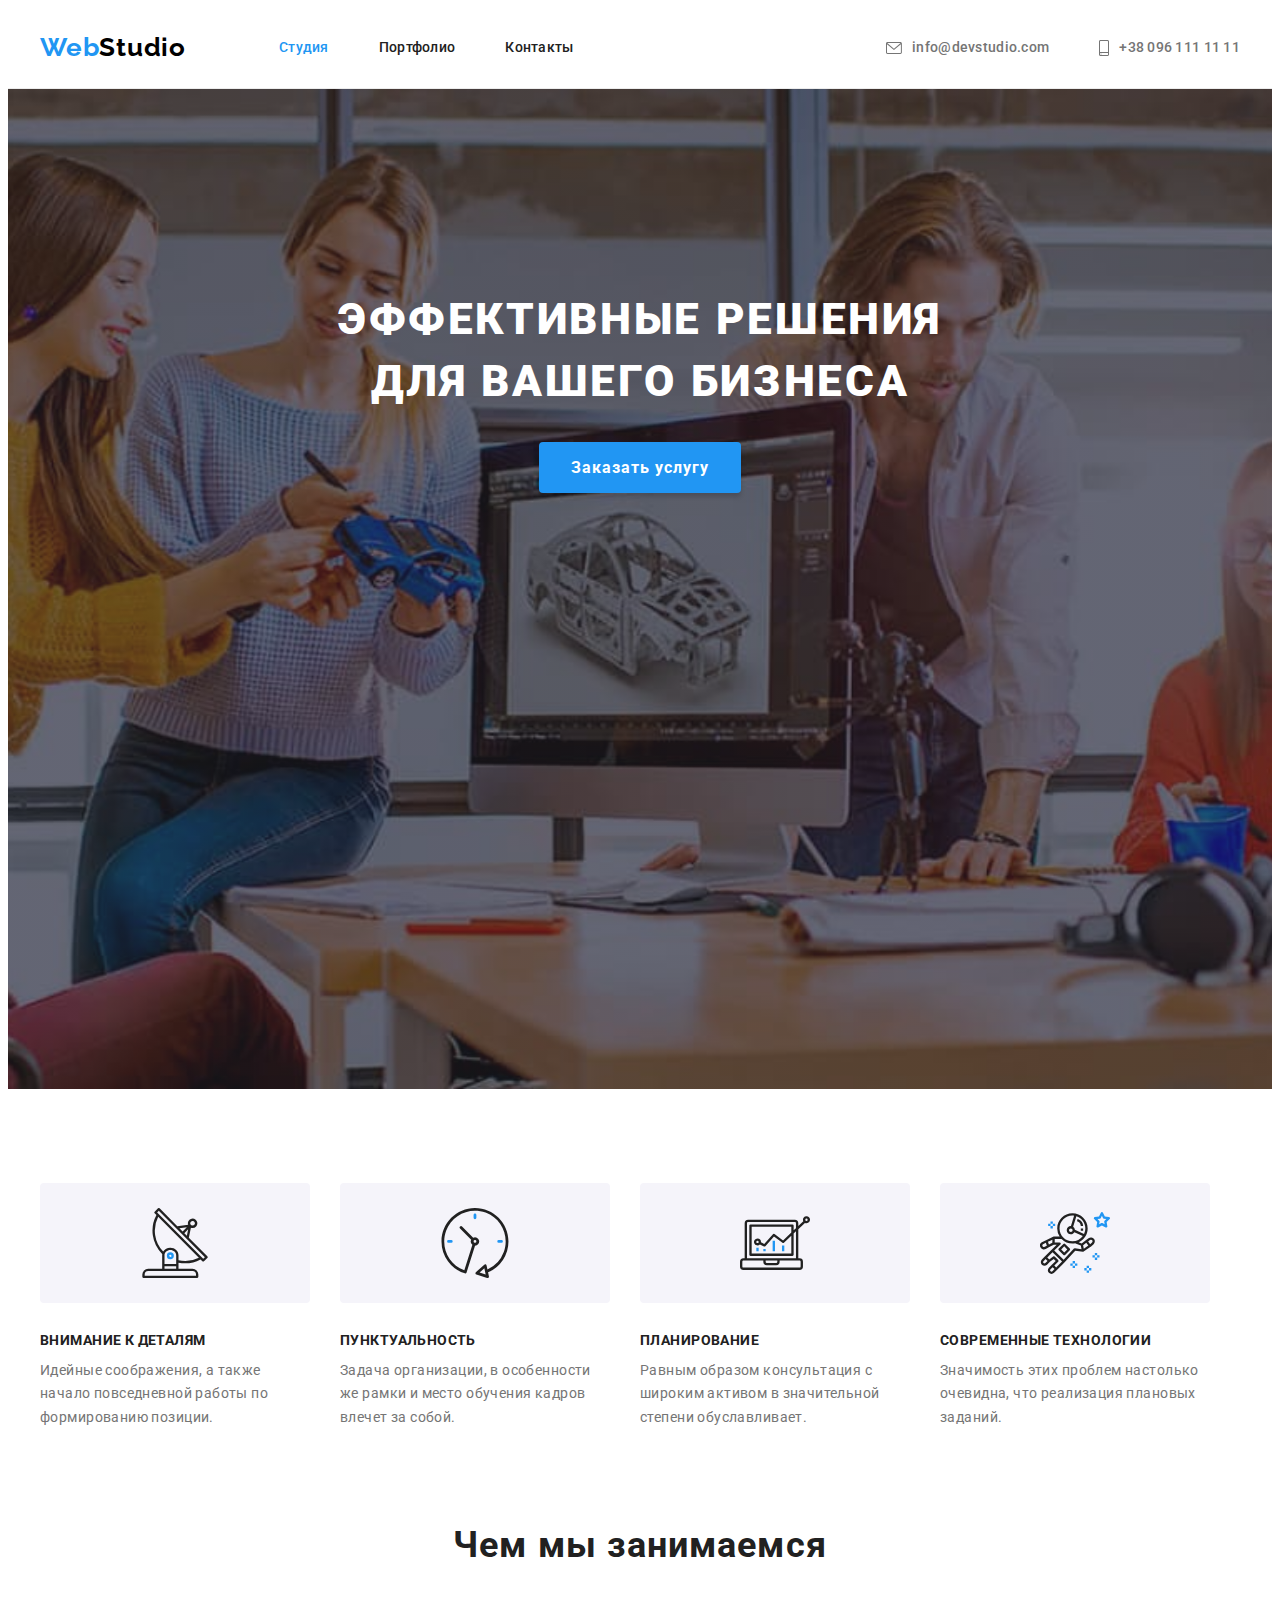
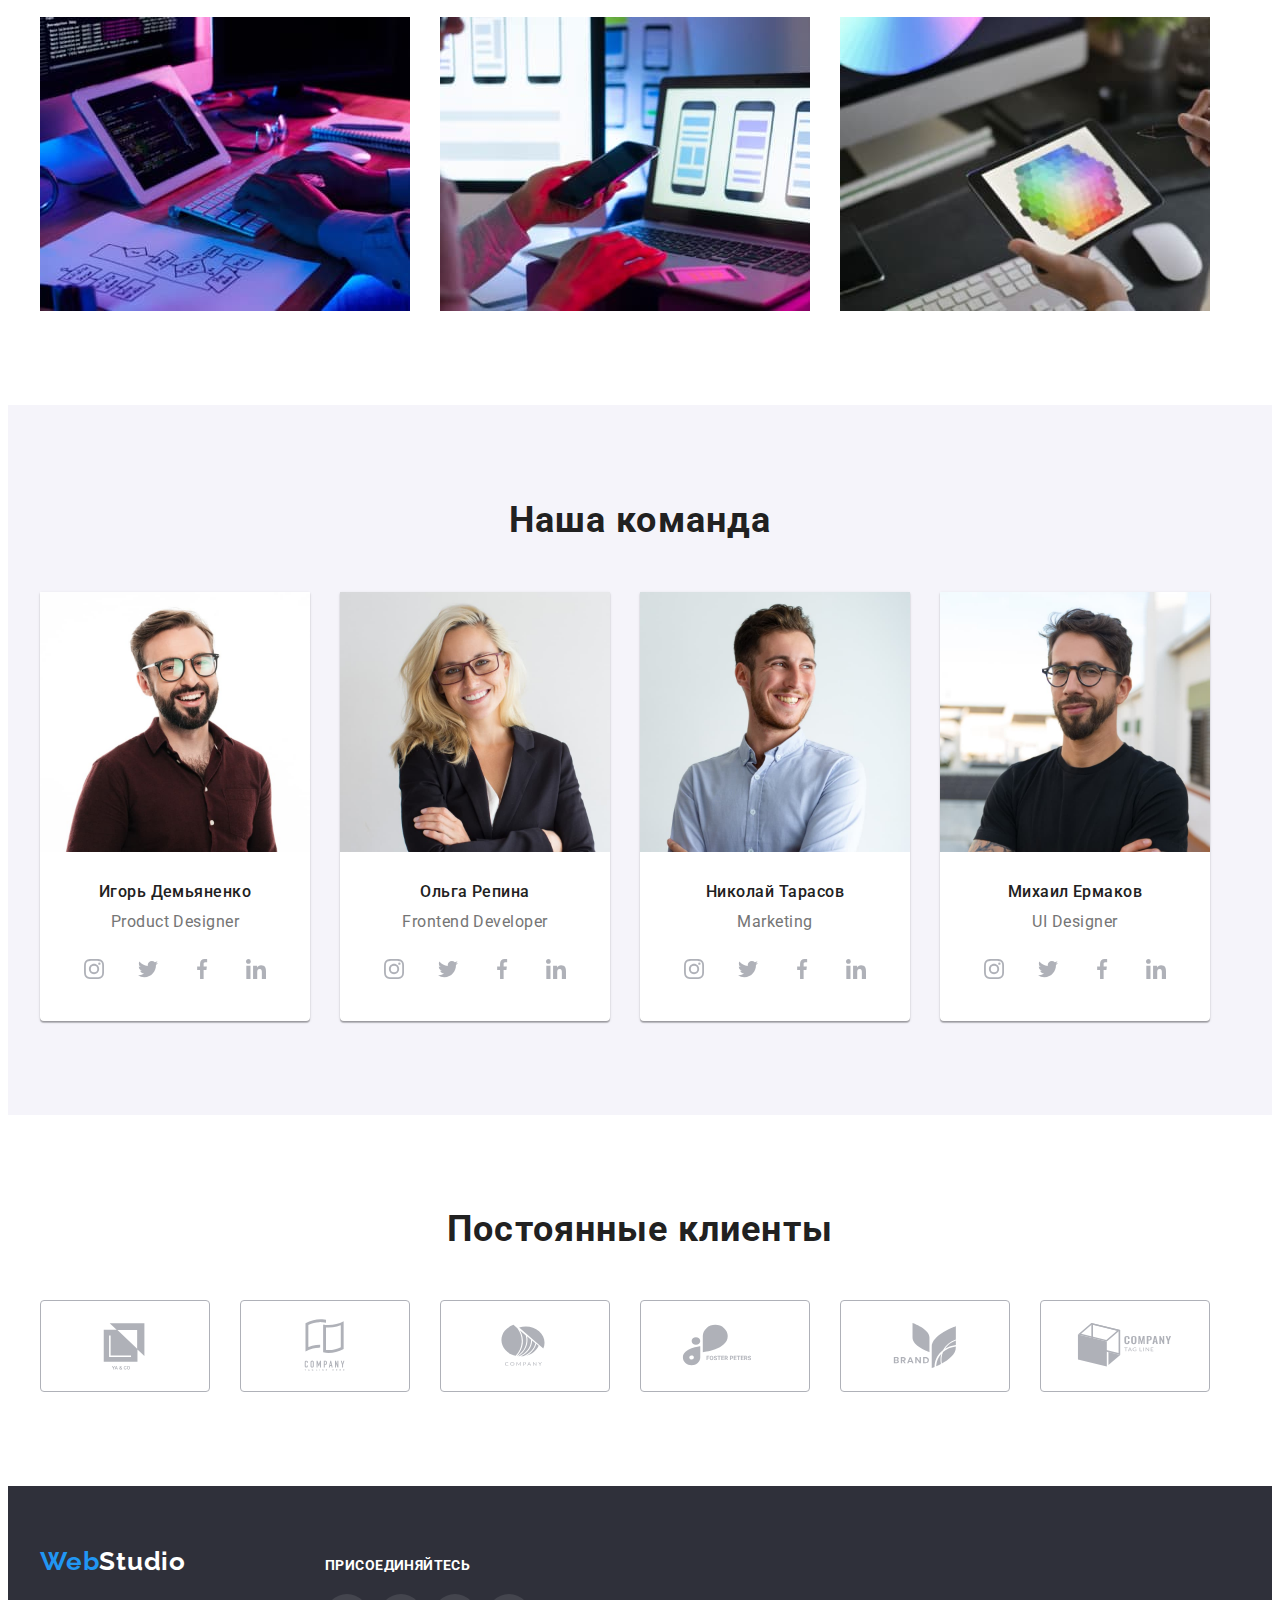
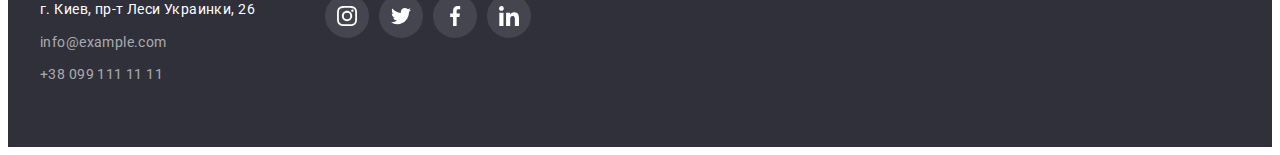
<file: index.html>
<!DOCTYPE html>
<html lang="ru">
    <head>
        <meta charset="UTF-8" />
        <meta http-equiv="X-UA-Compatible" content="IE=edge" />
        <meta name="viewport" content="width=device-width, initial-scale=1.0" />
        <title>Document</title>
        <link rel="preconnect" href="https://fonts.googleapis.com" />
        <link rel="preconnect" href="https://fonts.gstatic.com" crossorigin />
        <link
            href="https://fonts.googleapis.com/css2?family=Raleway:wght@700&family=Roboto:wght@400;500;700;900&display=swap"
            rel="stylesheet"
        />
        <link
            rel="stylesheet"
            href="https://cdnjs.cloudflare.com/ajax/libs/modern-normalize/1.1.0/modern-normalize.min.css"
            integrity="sha512-wpPYUAdjBVSE4KJnH1VR1HeZfpl1ub8YT/NKx4PuQ5NmX2tKuGu6U/JRp5y+Y8XG2tV+wKQpNHVUX03MfMFn9Q=="
            crossorigin="anonymous"
            referrerpolicy="no-referrer"
        />
        <link rel="stylesheet" href="./css/styles.css" />
    </head>
    <body>
        <header class="page-header">
            <div class="container header-list">
                <nav class="header-nav">
                    <a lang="en" href="./index.html" class="logo logo-header"
                        ><span class="logo-blue">Web</span>Studio</a
                    >

                    <ul class="site-nav list">
                        <li class="current item"><a class="link" href="./index.html">Студия</a></li>
                        <li class="item"><a href="./portfolio.html" class="link">Портфолио</a></li>
                        <li class="item"><a href="" class="link">Контакты</a></li>
                    </ul>
                </nav>

                <ul class="adress list">
                    <li class="items">
                        <a href="mailto:info@devstudio.com" class="adress-link header-link"
                            ><svg class="header-adress-icon list" width="16" height="12"><use href="./images/symbol-defs.svg#envelope"></use></svg>info@devstudio.com</a
                        >
                    </li>

                    <li class="items">
                        <a href="tel:+380961111111" class="adress-link header-link"
                            ><svg class="header-adress-icon list" width="10" height="16"><use href="./images/symbol-defs.svg#smartphone"></use></svg>+38 096 111 11 11</a
                        >
                    </li>
                </ul>
            </div>
        </header>
        <main>
            <section class="hero-section">
                <div class="container">
                    <h1 class="hero-title list">Эффективные решения для вашего бизнеса</h1>
                    <button class="hero-btn" type="button">Заказать услугу</button>
                </div>
            </section>
            <section class="features section">
                <div class="container">
                    <h2 class="visually-hidden">Особенности</h2>
                    <ul class="features-list list">
                        <li class="features-item">
                            <div class="features-icon-font">
                                <svg width="70" height="70">
                                    <use href="./images/symbol-defs.svg#antenna-1"></use>
                                </svg>
                            </div>
                                <h3 class="features-title list">Внимание к деталям</h3>
                                <p class="features-text list">
                                    Идейные соображения, а также начало повседневной работы по
                                    формированию позиции.
                                </p>
                        </li>
                        
                        <li class="features-item list">
                            <div class="features-icon-font">
                                <svg width="70" height="70">
                                    <use href="./images/symbol-defs.svg#clock-1"></use>
                                </svg>
                            </div>  
                                <h3 class="features-title list">Пунктуальность</h3>
                                <p class="features-text list">
                                    Задача организации, в особенности же рамки и место обучения кадров
                                    влечет за собой.
                                </p>
                        </li>
                        
                        <li class="features-item list">
                            <div class="features-icon-font">
                                <svg width="70" height="70">
                                    <use href="./images/symbol-defs.svg#diagram-1"></use>
                                </svg>
                            </div>  
                                <h3 class="features-title list">Планирование</h3>
                                <p class="features-text list">
                                    Равным образом консультация с широким активом в значительной степени
                                    обуславливает.
                                </p>
                        </li>
                        
                        <li class="features-item list">
                            <div class="features-icon-font">
                                <svg width="70" height="70">
                                    <use href="./images/symbol-defs.svg#astronaut-1"></use>
                                </svg>
                            </div>  
                                <h3 class="features-title list">Современные технологии</h3>
                                <p class="features-text list">
                                    Значимость этих проблем настолько очевидна, что реализация плановых
                                    заданий.
                                </p>
                        </li>
                    </ul>
                </div>
            </section>

            <section class="activity section">
                <div class="container">
                    <h2 class="activity-title list">Чем мы занимаемся</h2>
                    <ul class="activity-item list">
                        <li class="activity-list list">
                            <img
                                class="activity-img"
                                src="./images/img1.jpg"
                                alt="человек за написанием кода"
                                width="370"
                            />
                        </li>

                        <li class="activity-list list">
                            <img
                                class="activity-img"
                                src="./images/img2.jpg"
                                alt="телефон в руках у девушки"
                                width="370"
                            />
                        </li>

                        <li class="activity-list list">
                            <img
                                class="activity-img"
                                src="./images/img3.jpg"
                                alt="подбор цвета на планшете"
                                width="370"
                            />
                        </li>
                    </ul>
                </div>
            </section>

            <section class="team section">
                <div class="container">
                    <h2 class="team-title list">Наша команда</h2>
                    <ul class="team-list list">
                        <li class="team-item list">
                            <img
                                class="team-img"
                                src="./images/command1.jpg"
                                alt="Игорь Демьяненко в очках с бородой"
                                width="270"
                            />
                            <div class="team-item-text">
                                <h3 class="team-name list">Игорь Демьяненко</h3>
                                <p lang="en" class="team-text list">Product Designer</p>
                                <ul class="team-icon list">
                                    <li class="team-icon-list list">
                                        <a href="" class="team-icon-link list">
                                            <svg class="team-soc-icon list" width="20px" height="20px">
                                                <use href="./images/symbol-defs.svg#instagram-2"></use>
                                            </svg>
                                        </a>
                                    </li>
                                    <li class="team-icon-list list">
                                        <a href="" class="team-icon-link list">
                                            <svg class="team-soc-icon list" width="20px" height="20px">
                                                <use href="./images/symbol-defs.svg#twitter-1"></use>
                                            </svg>
                                        </a>
                                    </li>
                                    <li class="team-icon-list list">
                                        <a href="" class="team-icon-link list">
                                            <svg class="team-soc-icon list" width="20px" height="20px">
                                                <use href="./images/symbol-defs.svg#facebook-1"></use>
                                            </svg>
                                        </a>
                                    </li>
                                    <li class="team-icon-list list">
                                        <a href="" class="team-icon-link list">
                                            <svg class="team-soc-icon list" width="20px" height="20px">
                                                <use href="./images/symbol-defs.svg#linkedin-1"></use>
                                            </svg>
                                        </a>
                                    </li>
                                </ul>
                            </div>
                            
                        </li>
                        

                        <li class="team-item list">
                            <img
                                class="team-img"
                                src="./images/command2.jpg"
                                alt="Ольга Репина улыбающаяся блондинка в очках"
                                width="270"
                            />
                            <div class="team-item-text">
                                <h3 class="team-name list">Ольга Репина</h3>
                                <p lang="en" class="team-text list">Frontend Developer</p>
                                <ul class="team-icon list">
                                    <li class="team-icon-list list">
                                        <a href="" class="team-icon-link list">
                                            <svg class="team-soc-icon list" width="20px" height="20px">
                                                <use href="./images/symbol-defs.svg#instagram-2"></use>
                                            </svg>
                                        </a>
                                    </li>
                                    <li class="team-icon-list list">
                                        <a href="" class="team-icon-link list">
                                            <svg class="team-soc-icon list" width="20px" height="20px">
                                                <use href="./images/symbol-defs.svg#twitter-1"></use>
                                            </svg>
                                        </a>
                                    </li>
                                    <li class="team-icon-list list">
                                        <a href="" class="team-icon-link list">
                                            <svg class="team-soc-icon list" width="20px" height="20px">
                                                <use href="./images/symbol-defs.svg#facebook-1"></use>
                                            </svg>
                                        </a>
                                    </li>
                                    <li class="team-icon-list list">
                                        <a href="" class="team-icon-link list">
                                            <svg class="team-soc-icon list" width="20px" height="20px">
                                                <use href="./images/symbol-defs.svg#linkedin-1"></use>
                                            </svg>
                                        </a>
                                    </li>
                                </ul>
                            </div>
                        </li>

                        <li class="team-item list">
                            <img
                                class="team-img"
                                src="./images/command3.jpg"
                                alt="Николай Тарасов улыбающийся парень с легкой небритостью"
                                width="270"
                            />
                            <div class="team-item-text">
                                <h3 class="team-name list">Николай Тарасов</h3>
                                <p lang="en" class="team-text list">Marketing</p>
                                <ul class="team-icon list">
                                    <li class="team-icon-list list">
                                        <a href="" class="team-icon-link list">
                                            <svg class="team-soc-icon list" width="20px" height="20px">
                                                <use href="./images/symbol-defs.svg#instagram-2"></use>
                                            </svg>
                                        </a>
                                    </li>
                                    <li class="team-icon-list list">
                                        <a href="" class="team-icon-link list">
                                            <svg class="team-soc-icon list" width="20px" height="20px">
                                                <use href="./images/symbol-defs.svg#twitter-1"></use>
                                            </svg>
                                        </a>
                                    </li>
                                    <li class="team-icon-list list">
                                        <a href="" class="team-icon-link list">
                                            <svg class="team-soc-icon list" width="20px" height="20px">
                                                <use href="./images/symbol-defs.svg#facebook-1"></use>
                                            </svg>
                                        </a>
                                    </li>
                                    <li class="team-icon-list list">
                                        <a href="" class="team-icon-link list">
                                            <svg class="team-soc-icon list" width="20px" height="20px">
                                                <use href="./images/symbol-defs.svg#linkedin-1"></use>
                                            </svg>
                                        </a>
                                    </li>
                                </ul>
                            </div>
                        </li>

                        <li class="team-item list">
                            <img
                                class="team-img"
                                src="./images/command4.jpg"
                                alt="Михаил Ермаков парень в очках с бородой и ухмылкой"
                                width="270"
                            />
                            <div class="team-item-text">
                                <h3 class="team-name list">Михаил Ермаков</h3>
                                <p lang="en" class="team-text list">UI Designer</p>
                                <ul class="team-icon list">
                                    <li class="team-icon-list list">
                                        <a href="" class="team-icon-link list">
                                            <svg class="team-soc-icon list" width="20px" height="20px">
                                                <use href="./images/symbol-defs.svg#instagram-2"></use>
                                            </svg>
                                        </a>
                                    </li>
                                    <li class="team-icon-list list">
                                        <a href="" class="team-icon-link list">
                                            <svg class="team-soc-icon list" width="20px" height="20px">
                                                <use href="./images/symbol-defs.svg#twitter-1"></use>
                                            </svg>
                                        </a>
                                    </li>
                                    <li class="team-icon-list list">
                                        <a href="" class="team-icon-link list">
                                            <svg class="team-soc-icon list" width="20px" height="20px">
                                                <use href="./images/symbol-defs.svg#facebook-1"></use>
                                            </svg>
                                        </a>
                                    </li>
                                    <li class="team-icon-list list">
                                        <a href="" class="team-icon-link list">
                                            <svg class="team-soc-icon list" width="20px" height="20px">
                                                <use href="./images/symbol-defs.svg#linkedin-1"></use>
                                            </svg>
                                        </a>
                                    </li>
                                </ul>
                            </div>
                        </li>
                    </ul>
                </div>
            </section>

            <section class="clients section">
                <div class="container">
                    <h2 class="clients-title">Постоянные клиенты</h2>
                        <ul class="clients-list list">
                            <li class="clients-item list">
                                <a href="" class="clients-link list">
                                    <svg class="clients-icon list" width="106" height="60">
                                        <use href="./images/symbol-defs.svg#clients-logo-1"></use>
                                    </svg>
                                </a>
                            </li>

                            <li class="clients-item list">
                                <a href="" class="clients-link list">
                                    <svg class="clients-icon list" width="106" height="60">
                                        <use href="./images/symbol-defs.svg#clients-logo-2"></use>
                                    </svg>
                                </a>
                            </li>

                            <li class="clients-item list">
                                <a href="" class="clients-link list">
                                    <svg class="clients-icon list" width="106" height="60">
                                        <use href="./images/symbol-defs.svg#clients-logo-3"></use>
                                    </svg>
                                </a>
                            </li>

                            <li class="clients-item list">
                                <a href="" class="clients-link list">
                                    <svg class="clients-icon list" width="106" height="60">
                                        <use href="./images/symbol-defs.svg#clients-logo-4"></use>
                                    </svg>
                                </a>
                            </li>

                            <li class="clients-item list">
                                <a href="" class="clients-link list">
                                    <svg class="clients-icon list" width="106" height="60">
                                        <use href="./images/symbol-defs.svg#clients-logo-5"></use>
                                    </svg>
                                </a>
                            </li>

                            <li class="clients-item list">
                                <a href="" class="clients-link list">
                                    <svg class="clients-icon list" width="106" height="60">
                                        <use href="./images/symbol-defs.svg#clients-logo-6"></use>
                                    </svg>
                                </a>
                            </li>
                        </ul>
                </div>
            </section>
        </main>

        <footer class="footer list">
            <div class="container footer-list-item">
                <div class="footer-adress-item">
                    <a lang="en" href="./index.html" class="logo logo-footer"
                    ><span class="logo-blue">Web</span>Studio</a
                >
                <address class="list">
                    <p class="footer-text list">г. Киев, пр-т Леси Украинки, 26</p>
                    <ul class="list">
                        <li class="footer-list">
                            <a href="mailto:info@example.com" class="adress-link footer-link"
                                >info@example.com</a
                            >
                        </li>

                        <li class="footer-list">
                            <a href="tel:+380991111111" class="adress-link footer-link"
                                >+38 099 111 11 11</a
                            >
                        </li>
                    </ul>
                </address>
                </div>

                <div class="footer-social">
                    <p class="footer-social-text list">присоединяйтесь</p>
                        <ul class="footer-social-list list">
                            <li class="footer-social-item">
                                <a href="" class="footer-social-link">
                                    <svg class="footer-social-icon" width="20" height="20">
                                        <use href="./images/symbol-defs.svg#instagram-2"></use>
                                    </svg>
                                </a>
                            </li>

                            <li class="footer-social-item">
                                <a href="" class="footer-social-link">
                                    <svg class="footer-social-icon" width="20" height="20">
                                        <use href="./images/symbol-defs.svg#twitter-1"></use>
                                    </svg>
                                </a>
                            </li>

                            <li class="footer-social-item">
                                <a href="" class="footer-social-link">
                                    <svg class="footer-social-icon" width="20" height="20">
                                        <use href="./images/symbol-defs.svg#facebook-1"></use>
                                    </svg>
                                </a>
                            </li>

                            <li class="footer-social-item">
                                <a href="" class="footer-social-link">
                                    <svg class="footer-social-icon" width="20" height="20">
                                        <use href="./images/symbol-defs.svg#linkedin-1"></use>
                                    </svg>
                                </a>
                            </li>

                        </ul>
                </div>

            </div>
        </footer>
    </body>
</html>
</file>
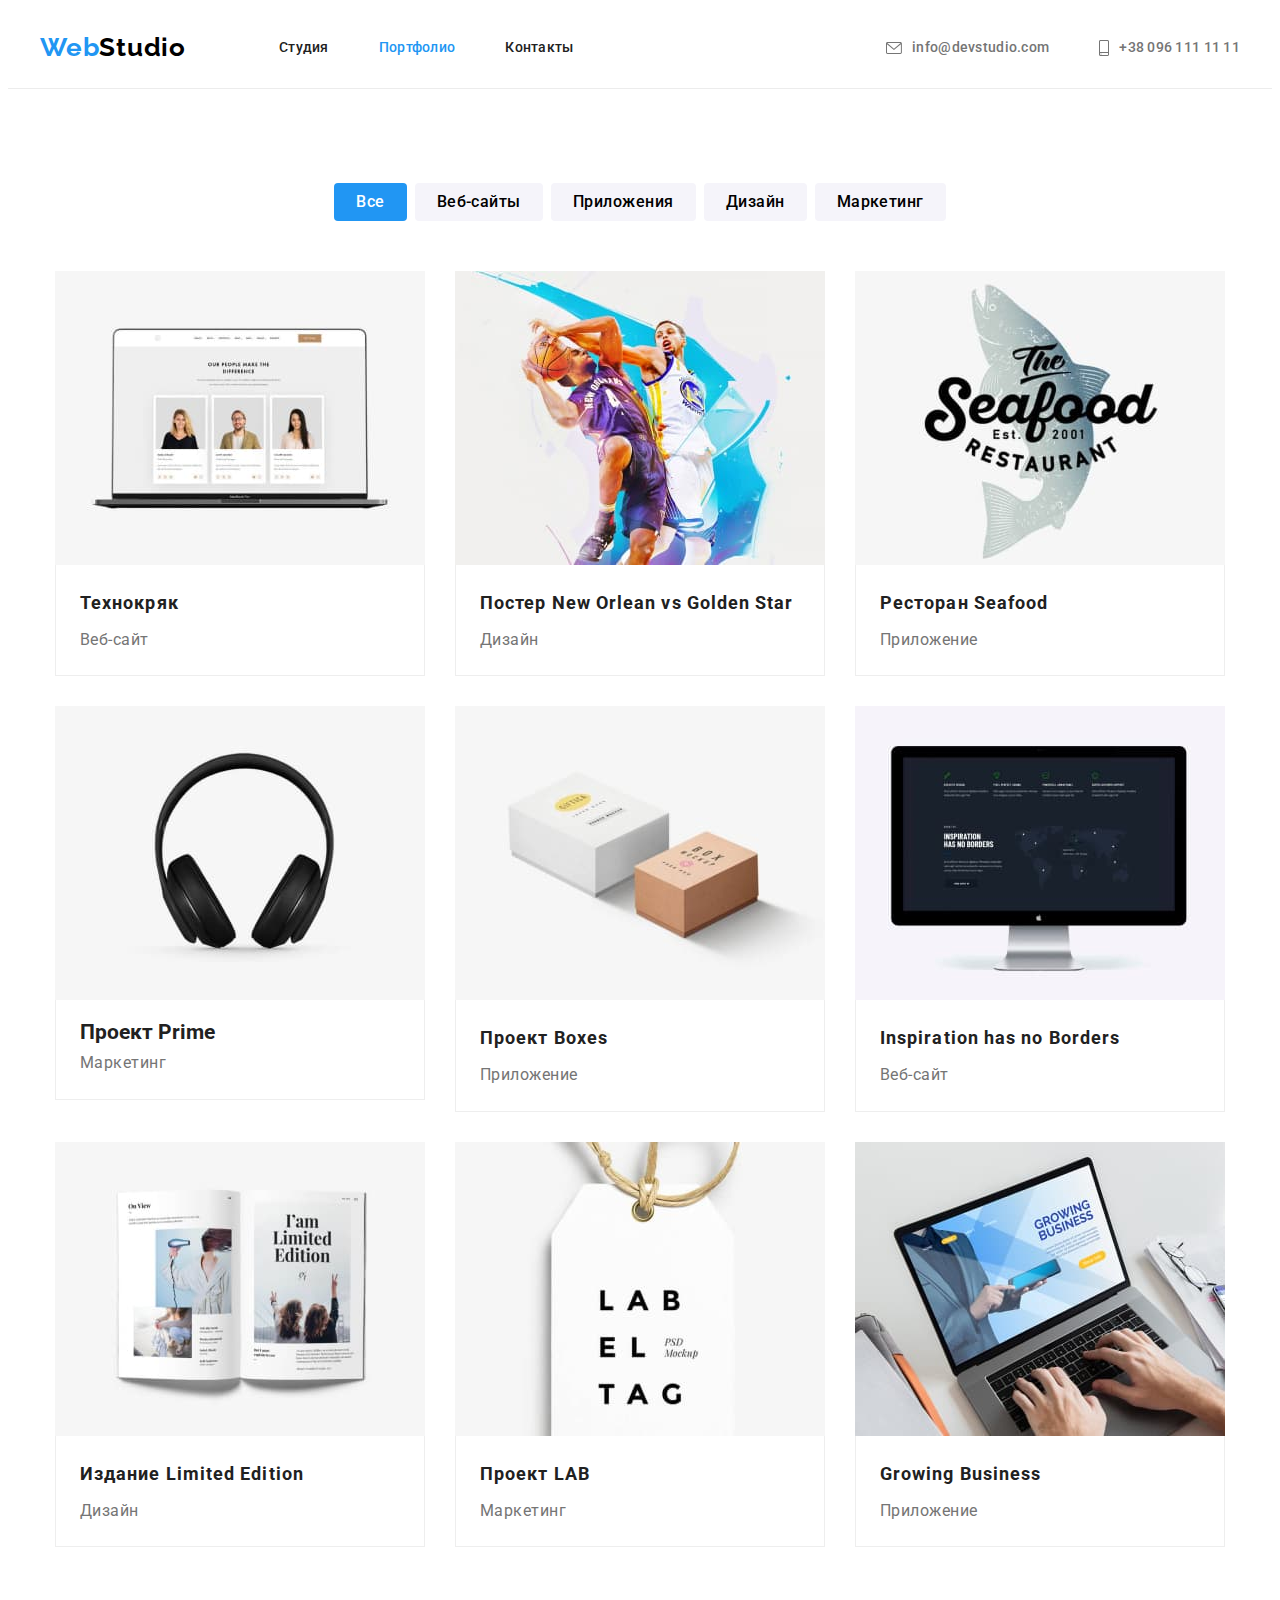
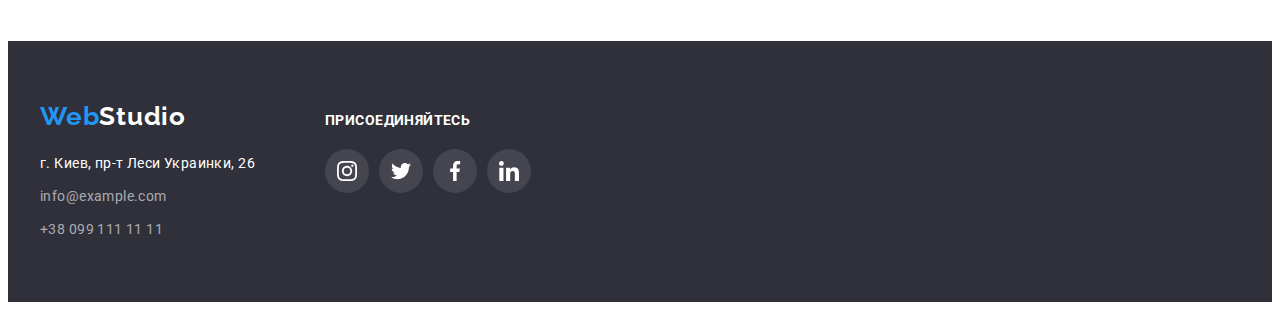
<file: portfolio.html>
<!DOCTYPE html>
<html lang="ru">
    <head>
        <meta charset="UTF-8" />
        <meta http-equiv="X-UA-Compatible" content="IE=edge" />
        <meta name="viewport" content="width=device-width, initial-scale=1.0" />
        <title>Portfolio</title>
        <link rel="preconnect" href="https://fonts.googleapis.com" />
        <link rel="preconnect" href="https://fonts.gstatic.com" crossorigin />
        <link
            href="https://fonts.googleapis.com/css2?family=Raleway:wght@700&family=Roboto:wght@400;500;700;900&display=swap"
            rel="stylesheet"
        />
        <link
            rel="stylesheet"
            href="https://cdnjs.cloudflare.com/ajax/libs/modern-normalize/1.1.0/modern-normalize.min.css"
            integrity="sha512-wpPYUAdjBVSE4KJnH1VR1HeZfpl1ub8YT/NKx4PuQ5NmX2tKuGu6U/JRp5y+Y8XG2tV+wKQpNHVUX03MfMFn9Q=="
            crossorigin="anonymous"
            referrerpolicy="no-referrer"
        />
        <link rel="stylesheet" href="./css/styles.css" />
    </head>
    <body>
        <header class="page-header">
            <div class="container header-list">
                <nav class="header-nav">
                    <a lang="en" href="./index.html" class="logo logo-header"
                        ><span class="logo-blue">Web</span>Studio</a
                    >

                    <ul class="site-nav list">
                        <li class="item"><a href="./index.html" class="link">Студия</a></li>
                        <li class="current item">
                            <a href="./portfolio.html" class="link">Портфолио</a>
                        </li>
                        <li class="item"><a href="" class="link">Контакты</a></li>
                    </ul>
                </nav>
                <ul class="adress list">
                    <li class="items">
                        <a href="mailto:info@devstudio.com" class="adress-link header-link"
                            ><svg class="header-adress-icon list" width="16" height="12"><use href="./images/symbol-defs.svg#envelope"></use></svg>info@devstudio.com</a
                        >
                    </li>

                    <li class="items">
                        <a href="tel:+380961111111" class="adress-link header-link"
                            ><svg class="header-adress-icon list" width="10" height="16"><use href="./images/symbol-defs.svg#smartphone"></use></svg>+38 096 111 11 11</a
                        >
                    </li>
                </ul>
            </div>
        </header>
        <main>
            <section class="section">
                <div class="container">
                    <h1 class="visually-hidden">Portfolio</h1>
                    <ul class="portfolio-buttons list">
                        <li class="button-item">
                            <button type="button" class="portfolio-button filter-current">
                                Все
                            </button>
                        </li>
                        <li class="button-item">
                            <button type="button" class="portfolio-button">Веб-сайты</button>
                        </li>
                        <li class="button-item">
                            <button type="button" class="portfolio-button">Приложения</button>
                        </li>
                        <li class="button-item">
                            <button type="button" class="portfolio-button">Дизайн</button>
                        </li>
                        <li class="button-item">
                            <button type="button" class="portfolio-button">Маркетинг</button>
                        </li>
                    </ul>

                    <ul class="portfolio-list list">
                        <li class="portfolio-card">
                            <a href="" class="portfolio-card-link">
                                <img
                                src="./images/portfolio-1.jpg"
                                class="portfolio-img"
                                alt="открытый ноутбук"
                                width="370"
                                height="294"
                            />

                                <div class="card-item">
                                    <h2 class="portfolio-title list">Технокряк</h2>
                                    <p class="portfolio-text list">Веб-сайт</p>
                                </div>
                            </a>
                        </li>

                        <li class="portfolio-card">
                            <a href="" class="portfolio-card-link">
                                <img
                                src="./images/portfolio-2.jpg"
                                class="portfolio-img"
                                alt="баскетболисты с мячом"
                                width="370"
                                height="294"
                            />
                                <div class="card-item">
                                    <h2 class="portfolio-title list">
                                        Постер <span lang="en">New Orlean vs Golden Star</span>
                                    </h2>
                                    <p class="portfolio-text list">Дизайн</p>
                                </div>
                            </a>
                        </li>

                        <li class="portfolio-card">
                            <a href="" class="portfolio-card-link">
                                <img
                                src="./images/portfolio-3.jpg"
                                class="portfolio-img"
                                alt="название ресторана Seafood на изображении рыбы"
                                width="370"
                                height="294"
                            />
                                <div class="card-item">
                                    <h2 class="portfolio-title list">Ресторан Seafood</h2>
                                    <p class="portfolio-text list">Приложение</p>
                                </div>
                            </a>
                        </li>

                        <li class="portfolio-card">
                            <a href="" class="portfolio-card-link">
                                <img
                                src="./images/portfolio-4.jpg"
                                class="portfolio-img"
                                alt="наушники"
                                width="370"
                                height="294"
                            />
                                <div class="card-item">
                                    <h2 class="portfolio- list">Проект Prime</h2>
                                    <p class="portfolio-text list">Маркетинг</p>
                                </div>
                            </a>
                        </li>

                        <li class="portfolio-card">
                            <a href="" class="portfolio-card-link">
                                <img
                                src="./images/portfolio-5.jpg"
                                class="portfolio-img"
                                alt="две картонные коробки"
                                width="370"
                                height="294"
                            />
                                <div class="card-item">
                                    <h2 class="portfolio-title list">Проект Boxes</h2>
                                    <p class="portfolio-text list">Приложение</p>
                                </div>
                            </a>
                        </li>

                        <li class="portfolio-card">
                            <a href="" class="portfolio-card-link">
                                <img
                                src="./images/portfolio-6.jpg"
                                class="portfolio-img"
                                alt="монитор с изображением сайта"
                                width="370"
                                height="294"
                            />
                                <div class="card-item">
                                    <h2 class="portfolio-title list">Inspiration has no Borders</h2>
                                    <p class="portfolio-text list">Веб-сайт</p>
                                </div>
                            </a>
                        </li>

                        <li class="portfolio-card">
                            <a href="" class="portfolio-card-link">
                                <img
                                src="./images/portfolio-7.jpg"
                                class="portfolio-img"
                                alt="открытая книга с картинками лимитед едишен"
                                width="370"
                                height="294"
                            />
                                <div class="card-item">
                                    <h2 class="portfolio-title list">Издание Limited Edition</h2>
                                    <p class="portfolio-text list">Дизайн</p>
                                </div>
                            </a>
                        </li>

                        <li class="portfolio-card">
                            <a href="" class="portfolio-card-link">
                                <img
                                src="./images/portfolio-8.jpg"
                                class="portfolio-img"
                                alt="бирка с надписью лаб ел тег"
                                width="370"
                                height="294"
                            />
                                <div class="card-item">
                                    <h2 class="portfolio-title list">Проект LAB</h2>
                                    <p class="portfolio-text list">Маркетинг</p>
                                </div>
                            </a>
                        </li>

                        <li class="portfolio-card">
                            <a href="" class="portfolio-card-link">
                                <img
                                src="./images/portfolio-9.jpg"
                                class="portfolio-img"
                                alt="открытый ноутбук с изображением Растущий бизнес"
                                width="370"
                                height="294"
                            />

                                <div class="card-item">
                                    <h2 class="portfolio-title list">Growing Business</h2>
                                    <p class="portfolio-text list">Приложение</p>
                                </div>
                            </a>
                        </li>
                    </ul>
                </div>
            </section>
        </main>

        <footer class="footer list">
            <div class="container footer-list-item">
                <div class="footer-adress-item">
                    <a lang="en" href="./index.html" class="logo logo-footer"
                    ><span class="logo-blue">Web</span>Studio</a
                >
                <address class="list">
                    <p class="footer-text list">г. Киев, пр-т Леси Украинки, 26</p>
                    <ul class="list">
                        <li class="footer-list">
                            <a href="mailto:info@example.com" class="adress-link footer-link"
                                >info@example.com</a
                            >
                        </li>

                        <li class="footer-list">
                            <a href="tel:+380991111111" class="adress-link footer-link"
                                >+38 099 111 11 11</a
                            >
                        </li>
                    </ul>
                </address>
                </div>

                <div class="footer-social">
                    <p class="footer-social-text list">присоединяйтесь</p>
                        <ul class="footer-social-list list">
                            <li class="footer-social-item">
                                <a href="" class="footer-social-link">
                                    <svg class="footer-social-icon" width="20" height="20">
                                        <use href="./images/symbol-defs.svg#instagram-2"></use>
                                    </svg>
                                </a>
                            </li>

                            <li class="footer-social-item">
                                <a href="" class="footer-social-link">
                                    <svg class="footer-social-icon" width="20" height="20">
                                        <use href="./images/symbol-defs.svg#twitter-1"></use>
                                    </svg>
                                </a>
                            </li>

                            <li class="footer-social-item">
                                <a href="" class="footer-social-link">
                                    <svg class="footer-social-icon" width="20" height="20">
                                        <use href="./images/symbol-defs.svg#facebook-1"></use>
                                    </svg>
                                </a>
                            </li>

                            <li class="footer-social-item">
                                <a href="" class="footer-social-link">
                                    <svg class="footer-social-icon" width="20" height="20">
                                        <use href="./images/symbol-defs.svg#linkedin-1"></use>
                                    </svg>
                                </a>
                            </li>

                        </ul>
                </div>

            </div>
        </footer>
    </body>
</html>
</file>
<file: css/styles.css>
:root {
    --primary-text-color: #212121;
    --title-text-color: #757575;
    --accent-color: #2196f3;
    --white-text-color: #ffffff;
    --logo-text-color: #000000;
    --background-color-grey: #2f303a;
    --background-color-white: #f5f4fa;
    --footer-link-color: rgba(255, 255, 255, 0.6);
    --border-clients-color: #AFB1B8;
    --soc-link-icon-bg-color:rgba(255, 255, 255, 0.1);
}

h1,
h2,
h3,
h4,
h5,
h6,
p {
    margin-top: 0;
}

.list {
    padding: 0;
    margin: 0;
    list-style: none;
}

body {
    font-family: 'Roboto', sans-serif;
    color: var(--primary-text-color);
    background-color: var(--white-text-color);
    font-size: 14px;
}

.container {
    width: 1200px;
    margin-left: auto;
    margin-right: auto;
    padding-left: 15px;
    padding-right: 15px;
}

.page-header {
    border-bottom: 1px solid #ececec;
}

.current {
    color: var(--accent-color);
}

.header-list {
    display: flex;
    align-items: center;
}

.hero-section {
    padding-top: 200px;
    padding-bottom: 200px;

    text-align: center;
    background-color: var(--background-color-grey);
    
    max-width: 1600px;
    height: 600px;
    margin-left: auto;
    margin-right: auto;
    background-image: linear-gradient(
        to right,
        rgba(47, 48, 58, 0.4), 
        rgba(47, 48, 58, 0.4)),
        url('../images/Img-hero.jpg');
    background-repeat: no-repeat;
    background-position: center;
    background-size: cover;
}

.logo {
    font-family: 'Raleway', sans-serif;
    font-weight: 700;
    font-size: 26px;
    line-height: 1.2;
    letter-spacing: 0.03em;
    color: var(--logo-text-color);
    text-decoration: none;
}

.logo-header {
    padding-bottom: 25px;
    padding-top: 24px;
    margin-right: 93px;
}

.logo-blue {
    color: var(--accent-color);
}

.section {
    padding-top: 94px;
    padding-bottom: 94px;
}

.site-nav {
    display: flex;

    font-family: 'Roboto', sans-serif;
    font-style: normal;
    font-weight: 500;
    font-size: 14px;
    line-height: 1.1;
    letter-spacing: 0.02em;
    color: var(--primary-text-color);
}

.site-nav .item {
    margin-right: 50px;
}

.site-nav .item:last-child {
    margin-right: 0;
}

.adress .items {
    margin-right: 50px;
}

.adress .items:last-child {
    margin-right: 0;
}

.item {

}

.adress-link {
    font-style: normal;
    font-weight: 500;
    font-size: 14px;
    line-height: 1.1;
    letter-spacing: 0.02em;
    color: var(--title-text-color);
    text-decoration: none;
    
}

.adress-link:hover,
.adress-link:focus {
    color: var(--accent-color);
    fill: currentcolor;
}


.header-link {
    display: flex;
    padding-top: 32px;
    padding-bottom: 32px;
    align-items: center;
}

.header-adress-icon {
    margin-right: 10px;
    fill: currentcolor;
}

.link {
    display: block;
    padding-top: 32px;
    padding-bottom: 32px;

    color: inherit;
    text-decoration: none;
}

.link:hover,
.link:focus {
    color: var(--accent-color);
}

.adress {
    margin-left: auto;
    display: flex;

    font-style: normal;
    font-weight: 500;
    font-size: 14px;
    line-height: 1.1;
    letter-spacing: 0.02em;
    text-decoration: none;
}

.header-nav {
    display: flex;
}

.hero-title {
    margin-left: auto;
    margin-right: auto;

    width: 696px;
    font-weight: 900;
    font-size: 44px;
    line-height: 1.4;
    text-align: center;
    letter-spacing: 0.06em;
    text-transform: uppercase;
    color: var(--white-text-color);
}

.hero-btn {
    border: none;
    display: inline-block;
    padding-top: 11px;
    padding-right: 32px;
    padding-bottom: 9px;
    padding-left: 32px;
    margin: 0;
    margin-top: 30px;

    font-family: 'Roboto', sans-serif;
    font-weight: 700;
    font-size: 16px;
    line-height: 1.9;
    align-items: center;
    text-align: center;
    letter-spacing: 0.06em;
    color: var(--white-text-color);
    background: var(--accent-color);
    box-shadow: 0px 4px 4px rgba(0, 0, 0, 0.15);
    border-radius: 4px;
    cursor: pointer;
    min-width: 200px;
}

.hero-btn:hover {
    padding-top: 10px;
    padding-right: 32px;
    padding-bottom: 10px;
    padding-left: 32px;

    background: #188ce8;
    box-shadow: 0px 4px 4px rgba(0, 0, 0, 0.15);
    border-radius: 4px;
    outline: none;
}

.visually-hidden {
    position: absolute;
    white-space: nowrap;
    width: 1px;
    height: 1px;
    overflow: hidden;
    border: 0;
    padding: 0;
    clip: rect(0 0 0 0);
    clip-path: inset(50%);
    margin: -1px;
}

.features-list {
    display: flex;
    flex-wrap: wrap;
}


.features-list .features-item + .features-item {
    margin-left: 30px;
}

.features-title {
    margin-bottom: 10px;

    font-weight: 700;
    font-size: 14px;
    line-height: 1.1;
    letter-spacing: 0.03em;
    text-transform: uppercase;
}

.features-text {
    font-weight: 400;
    font-size: 14px;
    line-height: 1.7;
    letter-spacing: 0.03em;
    color: var(--title-text-color);
}



.features-item {
    width: 270px;
}

.features-icon-font {
    margin-bottom: 30px;

    display: flex;
    justify-content: center;
    align-items: center;
    
    width: 270px;
    height: 120px;
    background-color: var(--background-color-white);
    border-radius: 4px;
    
}

/* .features-item::before {
    margin-bottom: 30px;
    padding: 25px 0;

    display: block;
    content: "";
    height: 120px;
    border-radius: 4px;
    background-color: var(--background-color-white) ;
    background-size: auto;
    background-repeat: no-repeat;
    background-position: center;
    justify-content: center;
}  */

.activity {
    padding-top: 0;
}

.activity-title {
    margin-bottom: 50px;

    font-size: 36px;
    line-height: 1.2;
    text-align: center;
    letter-spacing: 0.03em;
}

.activity-item .activity-list + .activity-list {
    margin-left: 30px;
}

.activity-img {
    display: block;
}

.activity-item {
    display: flex;
}

.team {
    background-color: var(--background-color-white);
}

.team-list {
    display: flex;
}

.team-list .team-item + .team-item {
    margin-left: 30px;
}

.team-item {
    box-shadow: 0px 1px 3px rgba(0, 0, 0, 0.12), 0px 1px 1px rgba(0, 0, 0, 0.14),
        0px 2px 1px rgba(0, 0, 0, 0.2);
    border-radius: 0px 0px 4px 4px;

    background-color: var(--white-text-color);
}

.team-img {
    display: block;
}

.team-title {
    margin-bottom: 50px;

    font-size: 36px;
    line-height: 1.2;
    text-align: center;
    letter-spacing: 0.03em;
}

.team-name {
    margin-bottom: 10px;

    font-weight: 500;
    font-size: 16px;
    line-height: 1.2;
    text-align: center;
    letter-spacing: 0.03em;
}

.team-text {
    margin-bottom: 16px;

    font-weight: 400;
    font-size: 16px;
    line-height: 1.2;
    text-align: center;
    letter-spacing: 0.03em;
    color: var(--title-text-color);
}

.team-item-text {
    padding-top: 30px;
    padding-bottom: 30px;
    padding-left: 32px;
    padding-right: 32px;
}

.team-icon {
    display: flex;
    list-style: none;
    /* text-align: center; */
}

.team-icon-list {
    margin-right: 10px;

    border-radius: 50%;
    /* display: flex;
    justify-content: center;
    align-items: center; */
    width: 44px;
    height: 44px;
}

.team-icon-list:last-child {
    margin-right: 0;
}

.team-icon-link {
    display: flex;

    width: 100%;
    height: 100%;
    border-radius: 50%;
    justify-content: center;
    align-items: center;
    cursor: pointer;
    fill: var(--border-clients-color);
}

.team-icon-link:hover,
.team-icon-link:focus {
    background-color:var(--accent-color);
    fill:var(--white-text-color);
}

.clients {

}

.clients-title {
    margin-bottom: 50px;

    font-style: normal;
    font-weight: 700;
    font-size: 36px;
    line-height: 1.16;
    text-align: center;
    letter-spacing: 0.03em;
}

.clients-list {
display: flex;
}

.clients-item {
margin-right: 30px;

width: 170px;
height: 92px;

border: 1px solid var(--border-clients-color);
box-sizing: border-box;
border-radius: 4px;
}

.clients-item:last-child {
    margin-right: 0;
}

.clients-item:hover,
.clients-item:focus {
    border: 1px solid var(--accent-color);
}

.clients-link {
    display: flex;
    width: 100%;
    height: 100%;
    justify-content: center;
    align-items: center;
    cursor: pointer;

    fill: var(--border-clients-color);
}

.clients-link:hover,
.clients-link:focus {
    fill: var(--accent-color);
}

.clients-icon {
    background: #fff;
}


.footer {

    /* align-items:baseline; */

    padding-top: 60px;
    padding-bottom: 60px;

    background: var(--background-color-grey);
}

.footer-list-item {
    display: flex;
    align-items: baseline;
}

.logo-footer {
    display: block;
    margin-bottom: 20px;

    color: var(--white-text-color);
}

.footer-text {
    font-style: normal;
    font-weight: 400;
    font-size: 14px;
    line-height: 1.71;
    letter-spacing: 0.03em;
    color: var(--white-text-color);
}

.footer-link {
    font-weight: 400;
    font-size: 14px;
    line-height: 1.7;
    letter-spacing: 0.03em;
    color: var(--footer-link-color);
}

.footer-list {
    margin-top: 9px;
}

.footer-social {
    margin-left: 70px;

    width: 206px;
    height: 80px;
}

.footer-social-text {
    margin-bottom: 20px;

    font-style: normal;
    font-weight: 700;
    font-size: 14px;
    line-height: 1.14;
    letter-spacing: 0.03em;
    text-transform: uppercase;
    color: var(--white-text-color); 
}

.footer-social-list {
    display: flex;
}

.footer-social-item {
    margin-right: 10px;

    width: 44px;
    height: 44px;
    justify-content: center;
    align-items: center;
    border-radius: 50%;
    background: var(--soc-link-icon-bg-color);
}

.footer-social-item:last-child {
margin-right: 0;
}

.footer-social-link {
    display: flex;
    width: 100%;
    height: 100%;
    border-radius: 50%;
    justify-content: center;
    align-items: center;
}

.footer-social-link:hover,
.footer-social-link:focus {
    background-color: var(--accent-color);
}

.footer-social-icon {
    fill: var(--white-text-color);
}


/* ===================================Portfolio================================== */

.portfolio-buttons {
    margin-bottom: 50px;
    display: flex;
    justify-content: center;

    list-style: none;
}

.portfolio-buttons .button-item + .button-item {
    margin-left: 8px;
}

.portfolio-button {
    padding: 6px 22px;
    border: none;

    border-radius: 4px;
    font-family: 'Roboto', sans-serif;
    font-style: normal;
    font-weight: 500;
    font-size: 16px;
    line-height: 1.6;
    text-align: center;
    letter-spacing: 0.03em;
    background-color: var(--background-color-white);
    cursor: pointer;
}

.portfolio-button:hover,
.portfolio-button:focus {
    color: var(--white-text-color);
    background-color: var(--accent-color);

    box-shadow: 
    0px 3px 1px rgba(0, 0, 0, 0.1), 
    0px 1px 2px rgba(0, 0, 0, 0.08), 
    0px 2px 2px rgba(0, 0, 0, 0.12);
}

.portfolio-card {
    flex-basis: calc((100% - 90px) / 3);

    margin-right: 30px;
    margin-bottom: 30px;
}

.portfolio-card:nth-child(3n) {
    margin-right: 0;
}

.portfolio-card:nth-last-child(-n + 3) {
    margin-bottom: 0;
}

.portfolio-card-link {
    display: inline-block;
    color: inherit;
    text-decoration: none;
}

.portfolio-card:hover,
.portfolio-card-link:focus {
    box-shadow: 
    0px 1px 1px rgba(0, 0, 0, 0.12),
    0px 4px 4px rgba(0, 0, 0, 0.06),
    1px 4px 6px rgba(0, 0, 0, 0.16);
    cursor: pointer;
}

.card-item {
    padding-top: 20px;
    padding-bottom: 20px;
    padding-left: 24px;
    padding-right: 24px;

    border-bottom: 1px solid #eeeeee;
    border-right: 1px solid #eeeeee;
    border-left: 1px solid #eeeeee;
}

.filter-current {
    color: var(--white-text-color);
    background-color: var(--accent-color);
}

.portfolio-list {
    display: flex;
    flex-wrap: wrap;
    justify-content: center;

    list-style: none;
}

.portfolio-title {
    font-size: 18px;
    line-height: 2;
    letter-spacing: 0.06em;
}

.portfolio-text {
    margin-top: 4px;

    font-weight: 400;
    font-size: 16px;
    line-height: 1.9;
    letter-spacing: 0.03em;
    color: var(--title-text-color);
}

.portfolio-img {
    display: block;
}


/* * {
} */
</file>
